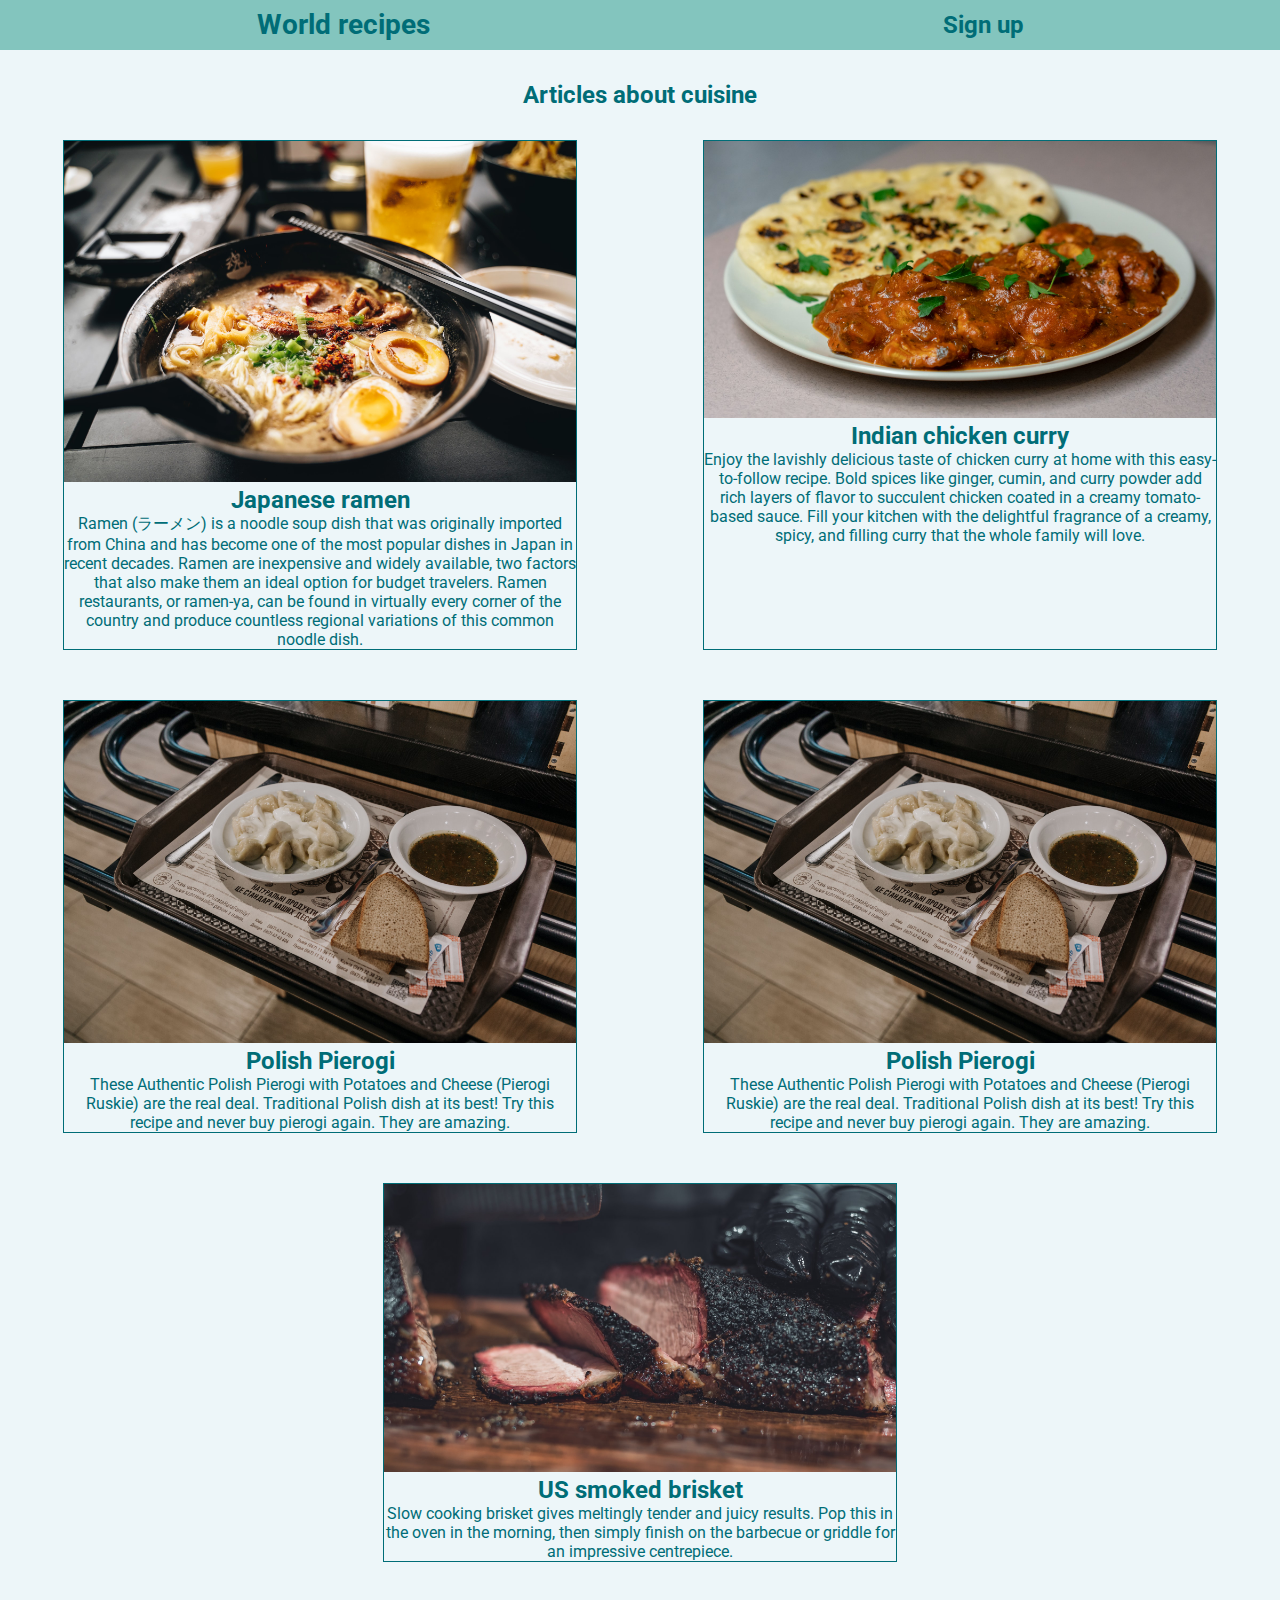
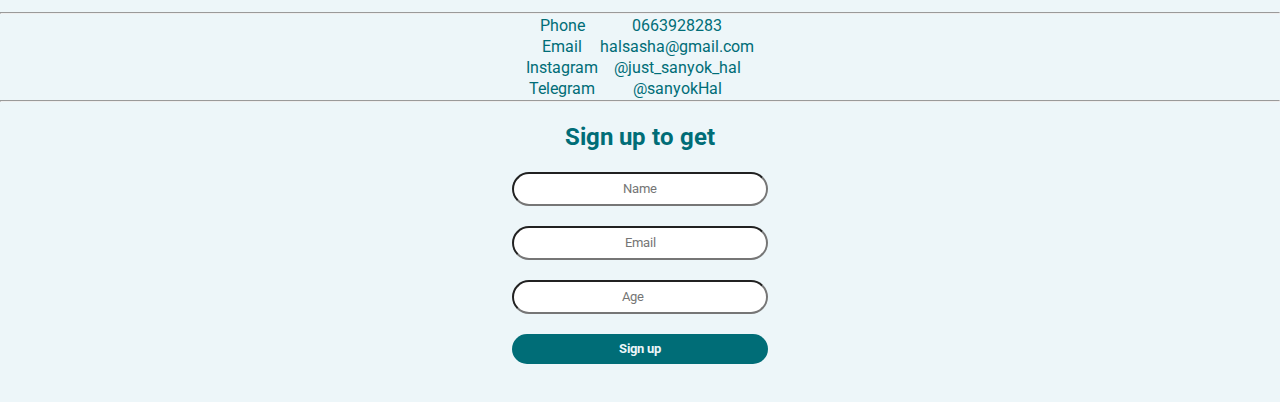
<file: index.html>
<!doctype html>
<html lang="en">
<head>
    <meta charset="UTF-8">
    <meta name="viewport"
          content="width=device-width, user-scalable=no, initial-scale=1.0, maximum-scale=1.0, minimum-scale=1.0">
    <meta http-equiv="X-UA-Compatible" content="ie=edge">
    <link rel="stylesheet" href="style.css">
    <link rel="preconnect" href="https://fonts.googleapis.com">
    <link rel="preconnect" href="https://fonts.gstatic.com" crossorigin>
    <link href="https://fonts.googleapis.com/css2?family=Roboto:wght@300;400;500;700&display=swap" rel="stylesheet">
    <title>World cuisine</title>
</head>
<body>
<header><h3>World recipes</h3> <a href="sign_up.html">Sign up</a></header>
<h2>Articles about cuisine</h2>
<section>
    <article onclick="window.location.href ='https://www.japan-guide.com/e/e2042.html'">
        <img src="ramen.jpg" alt="">
        <a href="#">Japanese ramen</a>
        <p>Ramen (ラーメン) is a noodle soup dish that was originally imported from China and has become one of the most
            popular dishes in Japan in recent decades. Ramen are inexpensive and widely available, two factors that also
            make them an ideal option for budget travelers. Ramen restaurants, or ramen-ya, can be found in virtually
            every corner of the country and produce countless regional variations of this common noodle dish.</p>
    </article>
    <article
            onclick="window.location.href = 'https://www.allrecipes.com/recipe/212721/indian-chicken-curry-murgh-kari/'">
        <img src="curry.jpg" alt="">
        <a href="#">Indian chicken curry</a>
        <p>Enjoy the lavishly delicious taste of chicken curry at home with this easy-to-follow recipe. Bold spices like
            ginger, cumin, and curry powder add rich layers of flavor to succulent chicken coated in a creamy
            tomato-based sauce. Fill your kitchen with the delightful fragrance of a creamy, spicy, and filling curry
            that the whole family will love.</p>
    </article>
    <article onclick="window.location.href ='https://eatingeuropean.com/authentic-polish-pierogi-potatoes-cheese/'">
        <img src="pierogi.jpg" alt="">
        <a href="#">Polish Pierogi</a>
        <p>These Authentic Polish Pierogi with Potatoes and Cheese (Pierogi Ruskie) are the real deal. Traditional
            Polish dish at its best! Try this recipe and never buy pierogi again. They are amazing.</p>
    </article>
    <article onclick="window.location.href ='https://eatingeuropean.com/authentic-polish-pierogi-potatoes-cheese/'">
        <img src="pierogi.jpg" alt="">
        <a href="#">Polish Pierogi</a>
        <p>These Authentic Polish Pierogi with Potatoes and Cheese (Pierogi Ruskie) are the real deal. Traditional
            Polish dish at its best! Try this recipe and never buy pierogi again. They are amazing.</p>
    </article>
    <article
            onclick="window.location.href ='https://www.goodhousekeeping.com/uk/food/recipes/a36842077/american-style-smokey-bbq-brisket/'">
        <img src="brisket.jpg" alt="">
        <a href="#">US smoked brisket</a>
        <p>Slow cooking brisket gives meltingly tender and juicy results. Pop this in the oven in the morning, then
            simply finish on the barbecue or griddle for an impressive centrepiece.</p>
    </article>
</section>
<hr>
<section>
    <table>
        <tr>
            <td>Phone</td>
            <td>0663928283</td>
        </tr>
        <tr>
            <td>Email</td>
            <td>halsasha@gmail.com</td>
        </tr>
        <tr>
            <td>Instagram</td>
            <td>@just_sanyok_hal</td>
        </tr>
            <td>Telegram</td>
            <td>@sanyokHal</td>
        </tr>
    </table>
</section>
<hr>
<footer>
    <form action="" id="form">
        <h2>Sign up to get interesting recipes for free!!</h2>
        <input type="text" id="name" placeholder="Name" required>
        <input type="email" id="email" placeholder="Email" required>
        <input type="number" id="age" placeholder="Age" required>
        <button>Sign up</button>
    </form>
</footer>
<script>
    document.querySelector('#form').addEventListener('submit', () => {
        alert("You successfully registered ")
    })
</script>
</body>
</html>
</file>
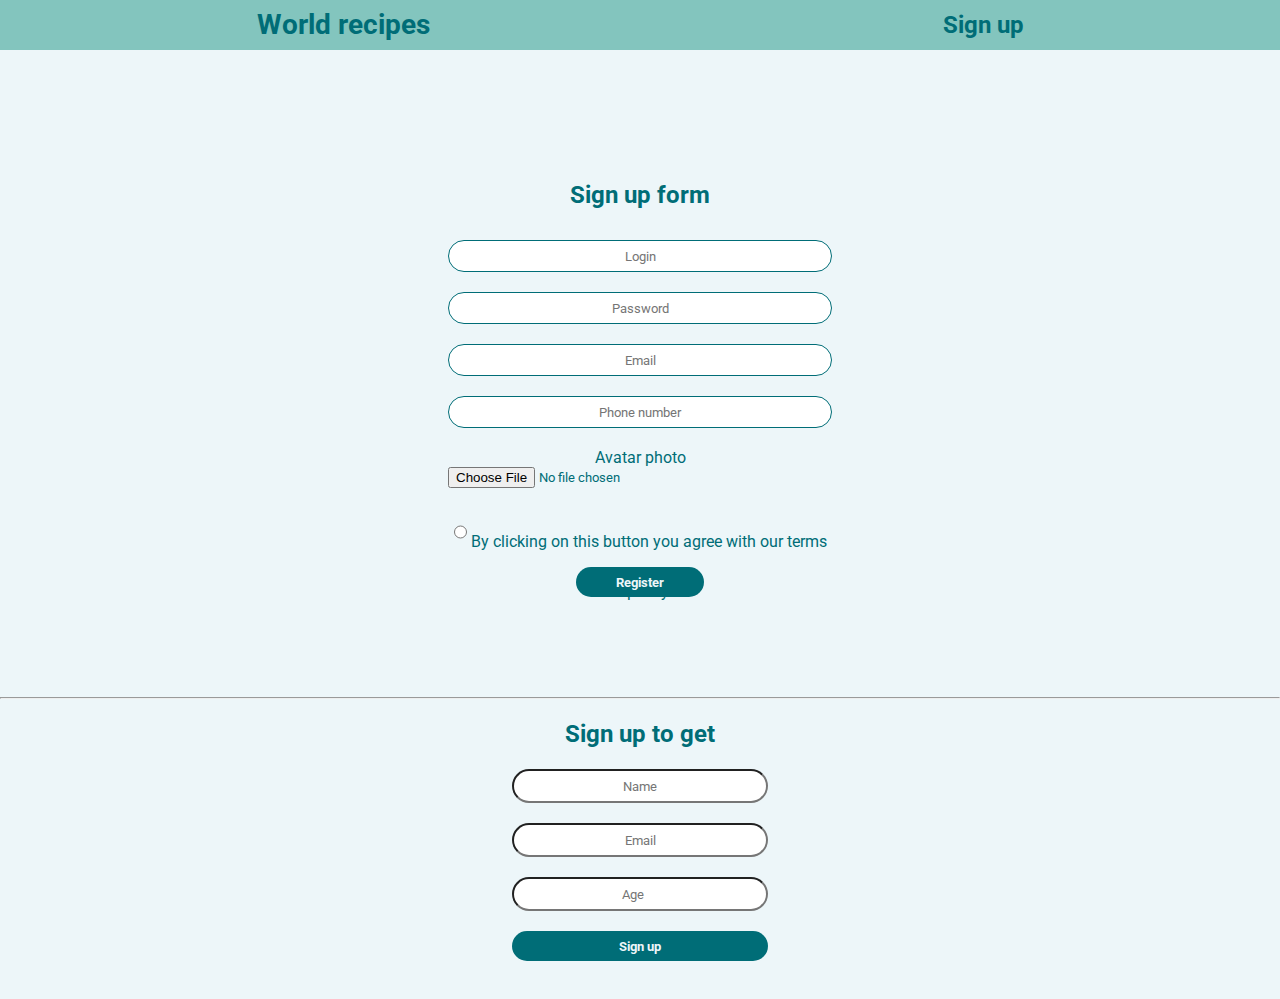
<file: sign_up.html>
<!doctype html>
<html lang="en">
<head>
    <meta charset="UTF-8">
    <meta name="viewport"
          content="width=device-width, user-scalable=no, initial-scale=1.0, maximum-scale=1.0, minimum-scale=1.0">
    <meta http-equiv="X-UA-Compatible" content="ie=edge">
    <link rel="stylesheet" href="style.css">
    <link rel="preconnect" href="https://fonts.googleapis.com">
    <link rel="preconnect" href="https://fonts.gstatic.com" crossorigin>
    <link href="https://fonts.googleapis.com/css2?family=Roboto:wght@300;400;500;700&display=swap" rel="stylesheet">
    <title>World cuisine sign up</title>
</head>
<body>
<header><h3 onclick="window.location.href='index.html'">World recipes</h3> <a href="sign_up.html">Sign up</a></header>

<section >
    <form action=""id="sign_up_form">
        <h2>Sign up form</h2>
        <input type="text" placeholder="Login" required id="login">
        <input type="password" placeholder="Password" required>
        <input type="email" placeholder="Email" required id="email">
        <input type="tel" placeholder="Phone number" required>
        <label for="avatar">Avatar photo</label>
        <input name="avatar" type="file" id="file" required>
        <div id="agreement">
            <input type="radio" value="required" name="require">
            <label for="require">By clicking on this button you agree with our terms of policy!</label>
        </div>
        <button>Register</button>
    </form>
</section>

<hr>
<footer>
    <form action="" id="form">
        <h2>Sign up to get interesting recipes for free!!</h2>
        <input type="text" id="name" placeholder="Name" required>
        <input type="email" placeholder="Email" required>
        <input type="number" placeholder="Age" required>
        <button>Sign up</button>
    </form>
</footer>
<script>
    document.querySelector('#sign_up_form').addEventListener('submit', ()=>{
        let name = document.querySelector('#login').value
        let email = document.querySelector('#email').value
        alert(`User : ${name} with ${email} email successfully registered !`)
    })
</script>
</body>
</html>
</file>
<file: style.css>
* {
  text-align: center;
  margin: 0;
  padding: 0;
  font-family: "Roboto", sans-serif;
}

body {
  overflow-x: hidden;
  color: #006d77;
  background-color: #edf6f9;
}

header {
  background-color: #83c5be;
  color: #006d77;
  display: flex;
  flex-direction: row;
  justify-content: space-around;
  height: 50px;
  line-height: 50px;
  font-size: 24px;
  font-weight: bold;
}
header a {
  color: #006d77;
  text-decoration: none;
}

ul {
  height: 50px;
  line-height: 50px;
  width: 60vw;
  margin-left: 20vw;
  list-style: none;
  display: flex;
  flex-direction: row;
  justify-content: space-around;
  font-weight: bold;
}
ul a {
  color: #006d77;
  text-decoration: none;
}

h2 {
  height: 70px;
  line-height: 70px;
  font-size: 24px;
  padding: 10px 0;
}

section {
  width: 100vw;
  display: flex;
  flex-direction: row;
  justify-content: space-around;
  flex-wrap: wrap;
}
section article {
  min-width: 300px;
  cursor: pointer;
  border: 1px solid #006d77;
  width: 40vw;
  margin-bottom: 50px;
}
section article a {
  text-decoration: none;
  color: #006d77;
  font-weight: bold;
  font-size: 24px;
}
section article img {
  min-width: 300px;
  width: 40vw;
}

#sign_up_form {
  width: 30vw;
  display: flex;
  flex-direction: column;
  margin: 100px 35vw;
}
#sign_up_form input {
  height: 30px;
  border-radius: 30px;
  border: 1px solid #006d77;
  margin-bottom: 20px;
}
#sign_up_form #file {
  border: none;
  border-radius: 0;
}
#sign_up_form #agreement {
  height: 50px;
  line-height: 50px;
}
#sign_up_form button {
  height: 30px;
  width: 10vw;
  margin-left: 10vw;
  border-radius: 30px;
  border: none;
  background-color: #006d77;
  color: #edf6f9;
  font-weight: bold;
  transition-duration: 1s;
}
#sign_up_form button:hover {
  border: 2px solid #006d77;
  background-color: #83c5be;
  color: #006d77;
  transition-duration: 1s;
}

footer {
  width: 100vw;
  height: 300px;
}
footer form {
  margin-left: 40vw;
  width: 20vw;
  display: flex;
  flex-direction: column;
}
footer form h2 {
  line-height: 50px;
  height: 50px;
}
footer form input {
  border-radius: 30px;
  height: 30px;
  margin-bottom: 20px;
}
footer form button {
  height: 30px;
  border-radius: 30px;
  border: none;
  background-color: #006d77;
  color: #edf6f9;
  font-weight: bold;
  transition-duration: 1s;
}
footer form button:hover {
  border: 2px solid #006d77;
  background-color: #83c5be;
  color: #006d77;
  transition-duration: 1s;
}

@media screen and (max-width: 700px) {
  section article {
    width: 70vw;
  }
  section article img {
    width: 70vw;
  }
  footer form {
    width: 80vw;
    margin-left: 10vw;
  }
}

/*# sourceMappingURL=style.css.map */
</file>
